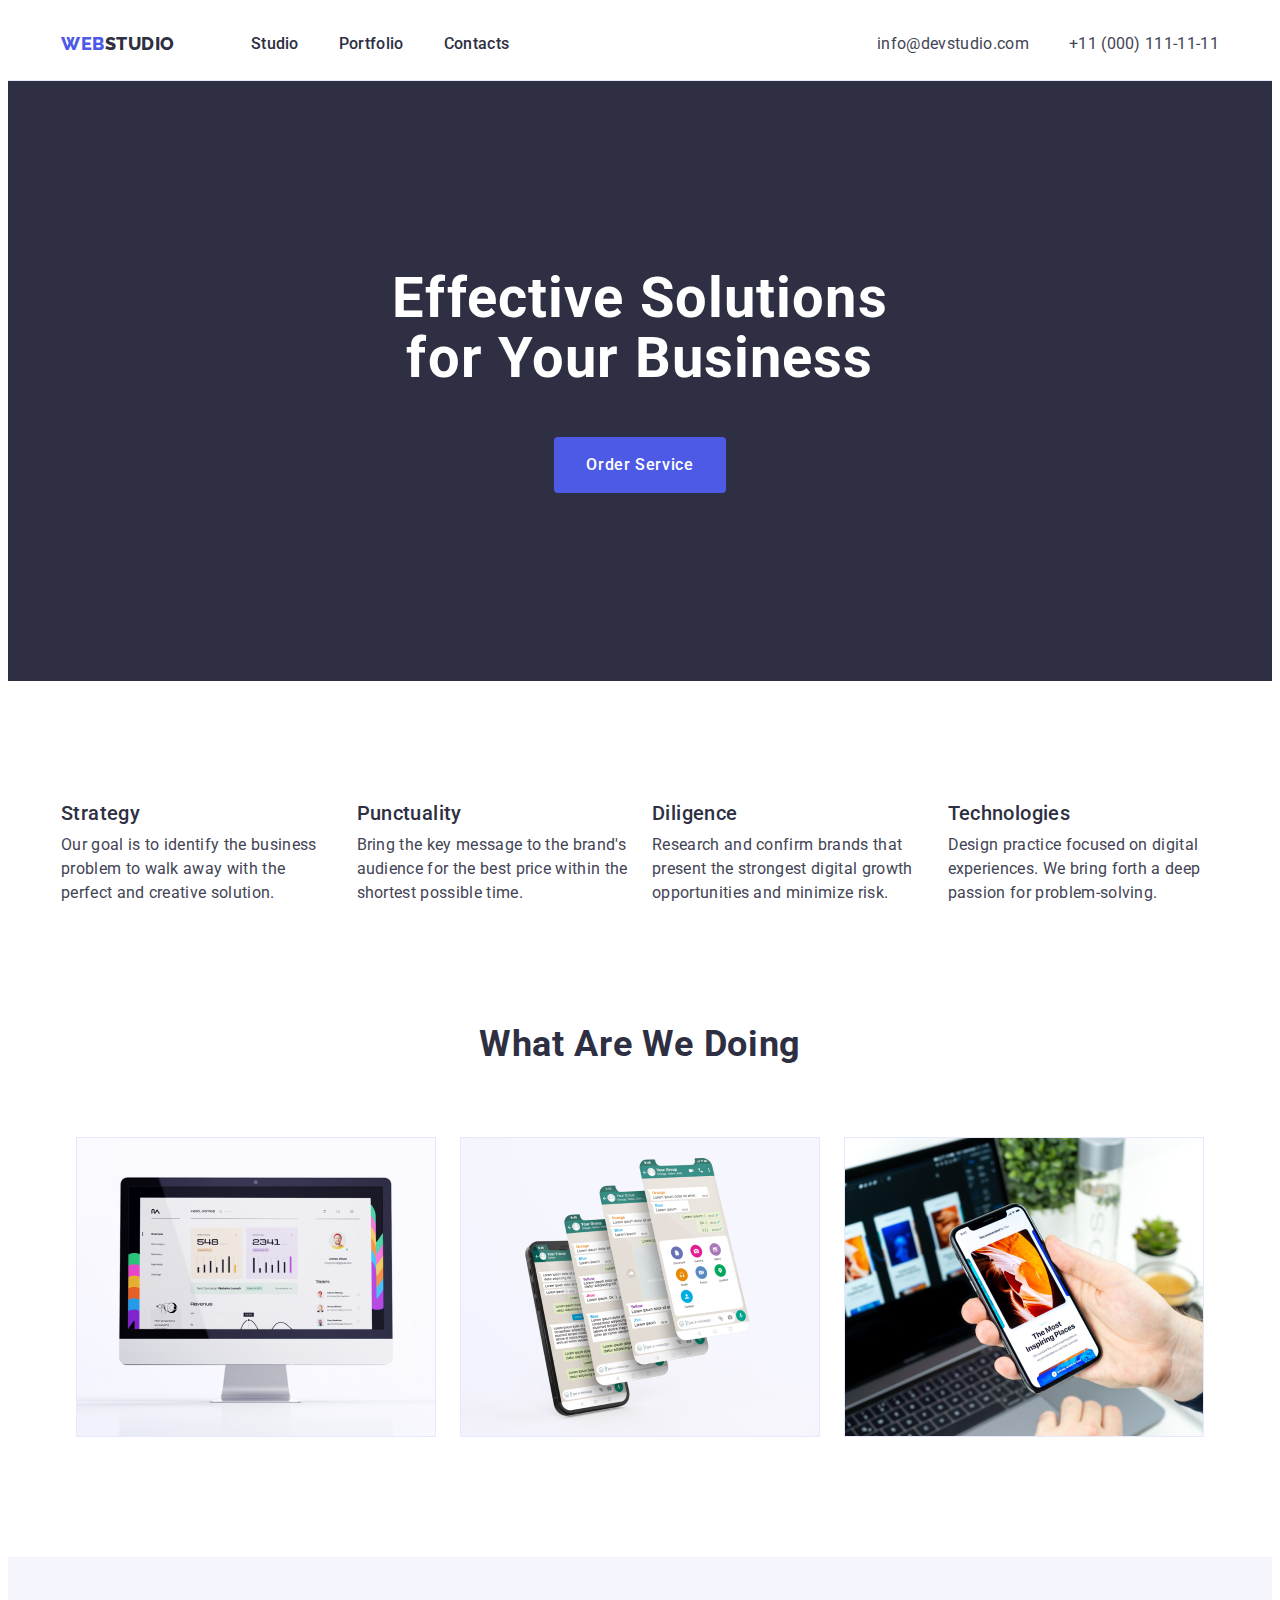
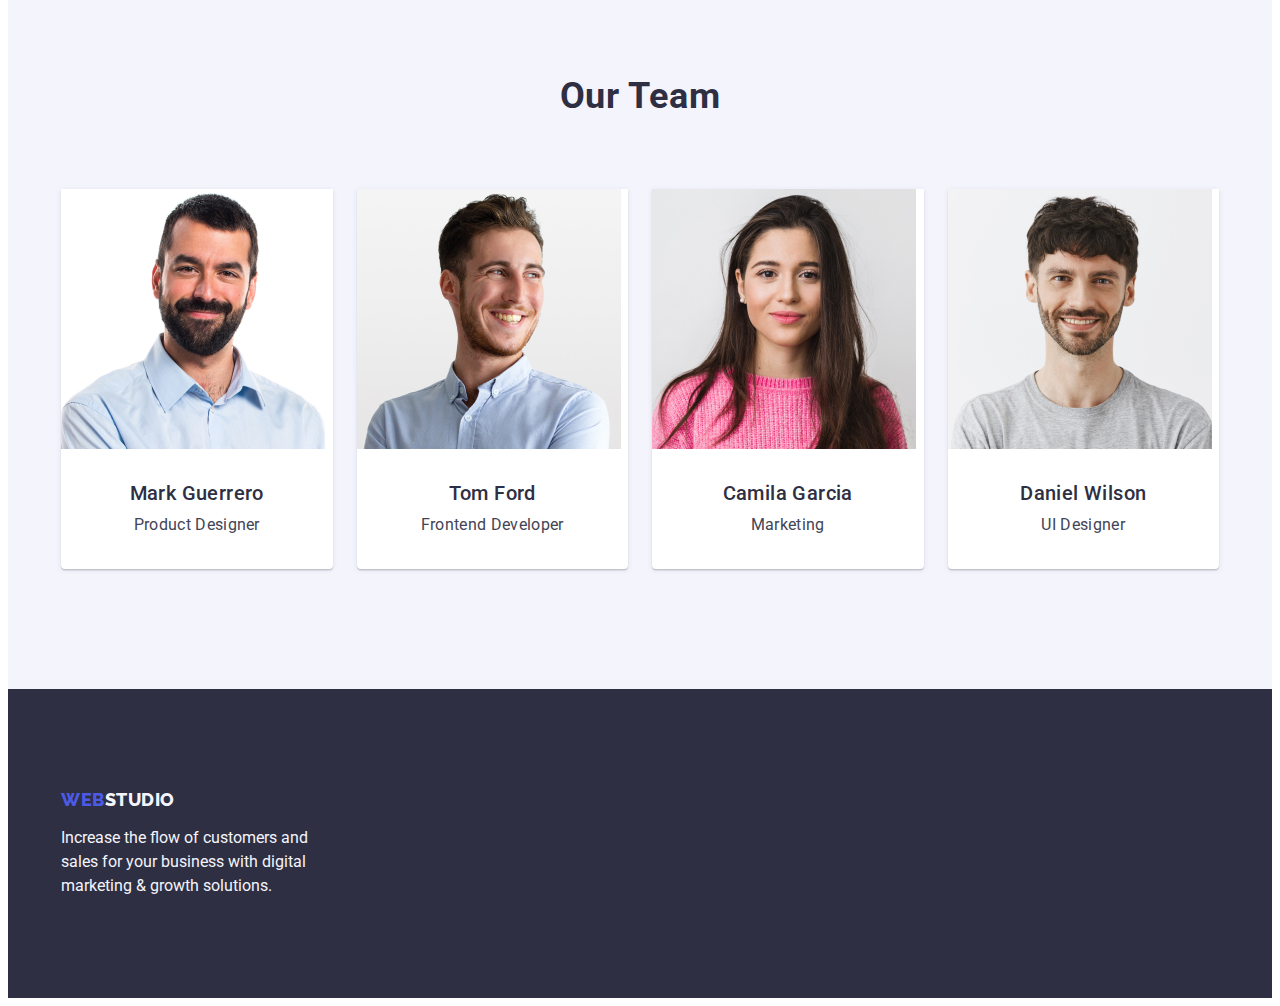
<file: index.html>
<!DOCTYPE html>
<html lang="en">
  <head>
    <meta charset="UTF-8" />
    <meta http-equiv="X-UA-Compatible" content="IE=edge" />
    <meta name="viewport" content="width=device-width, initial-scale=1.0" />
    <link rel="preconnect" href="https://fonts.googleapis.com" />
    <link rel="preconnect" href="https://fonts.gstatic.com" crossorigin />
    <link
      href="https://fonts.googleapis.com/css2?family=Raleway:wght@800&family=Roboto:wght@400;500;700&display=swap"
      rel="stylesheet"
    />
    <link
      rel="stylesheet"
      href="https://cdnjs.cloudflare.com/ajax/libs/modern-normalize/1.1.0/modern-normalize.min.css"
      integrity="sha512-wpPYUAdjBVSE4KJnH1VR1HeZfpl1ub8YT/NKx4PuQ5NmX2tKuGu6U/JRp5y+Y8XG2tV+wKQpNHVUX03MfMFn9Q=="
      crossorigin="anonymous"
      referrerpolicy="no-referrer"
    />
    <link rel="stylesheet" href="./css/style.css" />
    <title>Webstudio</title>
  </head>
  <body>
    <!--Header section-->
    <header class="header">
      <div class="header-container container">
        <nav class="nav">
          <a class="link-logo link" href="./index.html"
            >Web<span class="link-first">Studio</span></a
          >
          <ul class="header-nav-list">
            <li class="item">
              <a class="link nav-link" href="./index.html">Studio</a>
            </li>
            <li class="item">
              <a class="link nav-link" href="./portfolio.html">Portfolio</a>
            </li>
            <li class="item">
              <a class="link nav-link" href="">Contacts</a>
            </li>
          </ul>
        </nav>
        <address class="adress">
          <ul class="header-link link-list list">
            <li class="item">
              <a
                class="header-contact link-list link"
                href="mailto:info@devstudio.com"
                >info@devstudio.com</a
              >
            </li>
            <li class="item">
              <a class="link-list link" href="tel:+110001111111"
                >+11 (000) 111-11-11</a
              >
            </li>
          </ul>
        </address>
      </div>
    </header>
    <main>
      <!--Hero section-->
      <section class="hero-section">
        <div class="container hero-container">
          <h1 class="main-title">Effective Solutions for Your Business</h1>
          <button class="main-btn btn" type="button">Order Service</button>
        </div>
      </section>
      <!--Feature section-->
      <section class="feature-section">
        <div class="container">
          <h2 class="visually-hidden">Peculiarity</h2>
          <ul class="feature-list feature-block list">
            <li class="feature-item">
              <h3 class="title">Strategy</h3>
              <p class="desc">
                Our goal is to identify the business problem to walk away with
                the perfect and creative solution.
              </p>
            </li>
            <li class="feature-item">
              <h3 class="title">Punctuality</h3>
              <p class="desc">
                Bring the key message to the brand's audience for the best price
                within the shortest possible time.
              </p>
            </li>
            <li class="feature-item">
              <h3 class="title">Diligence</h3>
              <p class="desc">
                Research and confirm brands that present the strongest digital
                growth opportunities and minimize risk.
              </p>
            </li>
            <li class="feature-item">
              <h3 class="title">Technologies</h3>
              <p class="desc">
                Design practice focused on digital experiences. We bring forth a
                deep passion for problem-solving.
              </p>
            </li>
          </ul>
        </div>
      </section>
      <!--Actions section-->
      <section class="actions-section">
        <div class="container">
          <h2 class="section-title title-name">What are we doing</h2>
          <ul class="actions-list list">
            <li class="actions-item">
              <img
                class="actions-img"
                src="./images/WhatAreWeDoing/monitor.jpg"
                alt="monitor"
                width="360"
              />
            </li>
            <li class="actions-item">
              <img
                class="actions-img"
                src="./images/WhatAreWeDoing/phone.jpg"
                alt="phone"
                width="360"
              />
            </li>
            <li class="actions-item">
              <img
                class="actions-img"
                src="./images/WhatAreWeDoing/laptop.jpg"
                alt="laptop"
                width="360"
              />
            </li>
          </ul>
        </div>
      </section>
      <!--Team section-->
      <section class="team-section">
        <div class="container">
          <h2 class="team-title">Our Team</h2>
          <ul class="command-list list">
            <li class="command-item">
              <img
                class="command-img"
                src="./images/Team/Img1.jpg"
                alt="Mark Guerrero"
                width="264"
                height="260"
              />
              <div class="name-prof-title">
                <h3 class="command-title">Mark Guerrero</h3>
                <p class="desc">Product Designer</p>
              </div>
            </li>
            <li class="command-item">
              <img
                class="command-img"
                src="./images/Team/Img2.jpg"
                alt="Tom Ford"
                width="264"
                height="260"
              />
              <div class="name-prof-title">
                <h3 class="command-title">Tom Ford</h3>
                <p class="desc">Frontend Developer</p>
              </div>
            </li>
            <li class="command-item">
              <img
                class="command-img"
                src="./images/Team/Img3.jpg"
                alt="Camila Garcia"
                width="264"
                height="260"
              />
              <div class="name-prof-title">
                <h3 class="command-title">Camila Garcia</h3>
                <p class="desc">Marketing</p>
              </div>
            </li>
            <li class="command-item">
              <img
                class="command-img"
                src="./images/Team/Img4.jpg"
                alt="Daniel Wilson"
                width="264"
                height="260"
              />
              <div class="name-prof-title">
                <h3 class="command-title">Daniel Wilson</h3>
                <p class="desc">UI Designer</p>
              </div>
            </li>
          </ul>
        </div>
      </section>
    </main>
    <!--Footer-->
    <footer class="footer">
      <div class="container container-footer">
        <a class="link link-logo-footer" href="./index.html"
          >Web<span class="logo-second">Studio</span></a
        >
        <p class="text">
          Increase the flow of customers and sales for your business with
          digital marketing &amp; growth solutions.
        </p>
      </div>
    </footer>
  </body>
</html>
</file>
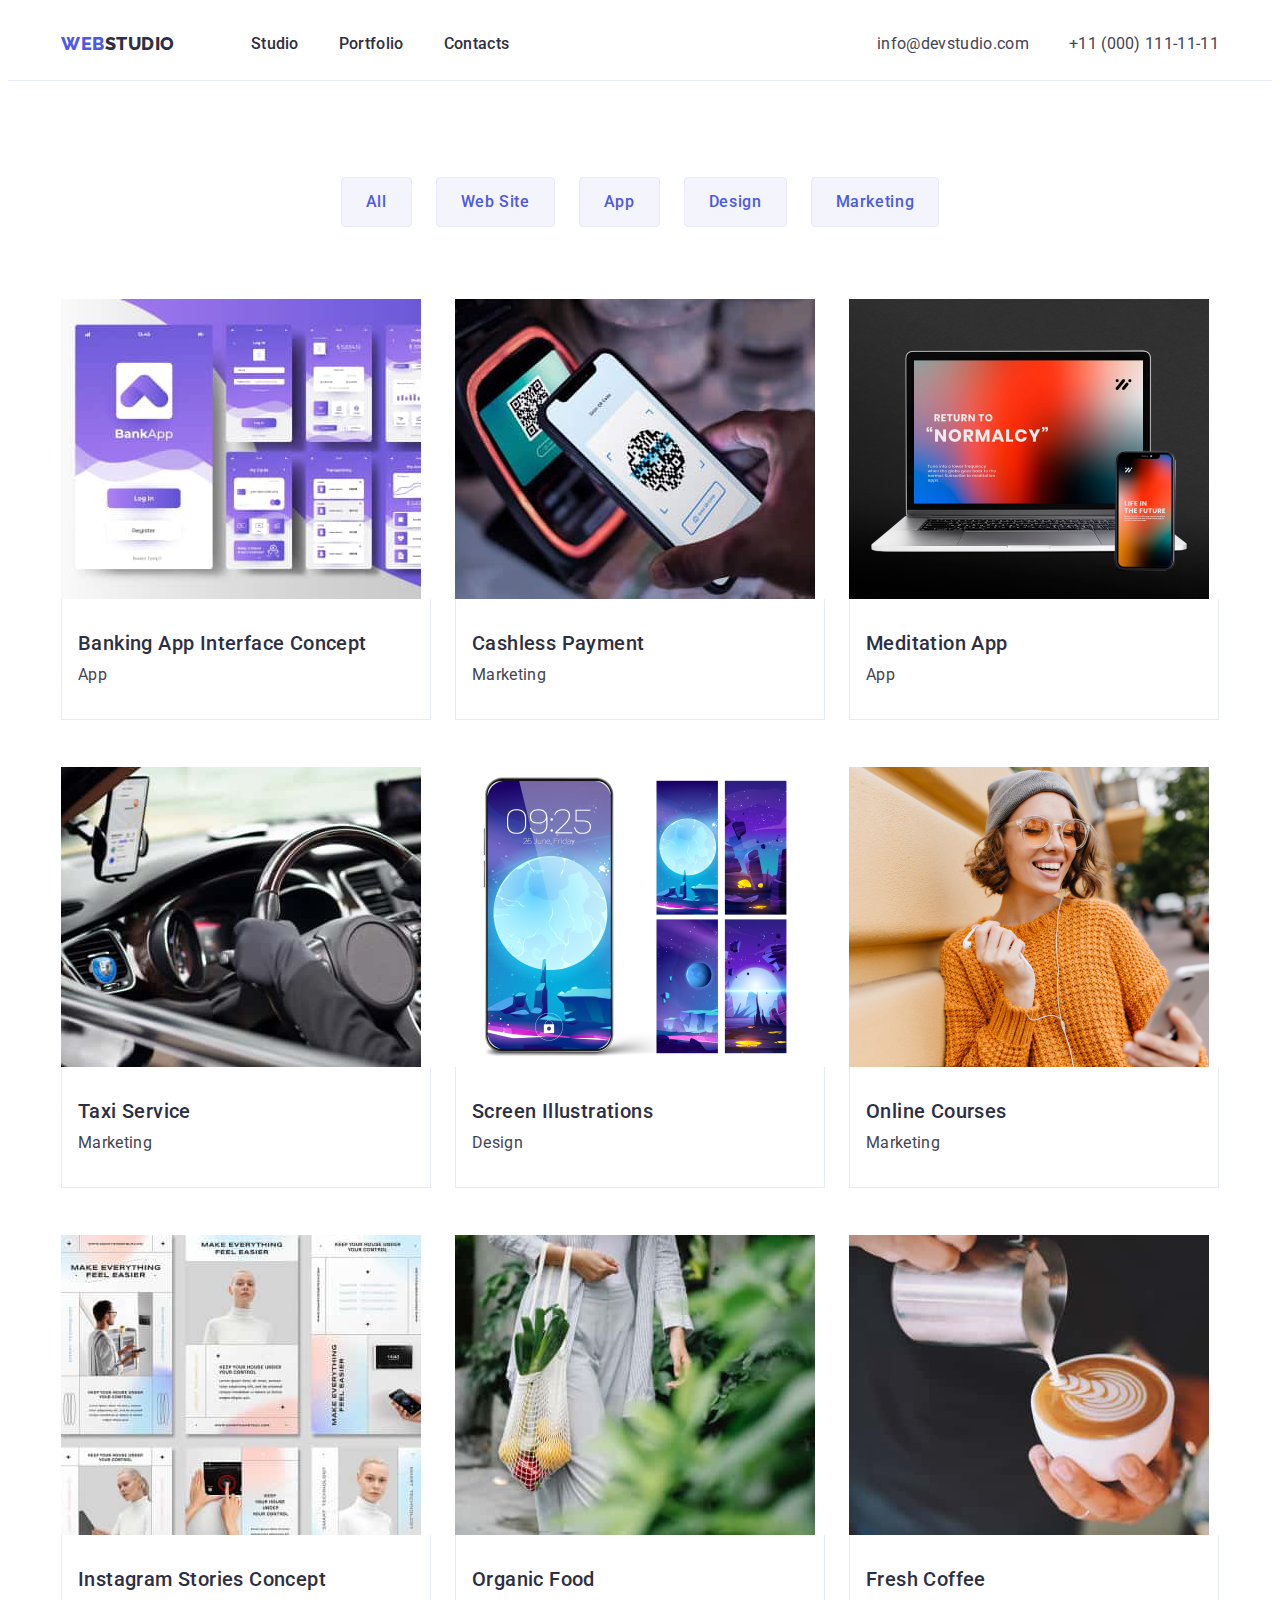
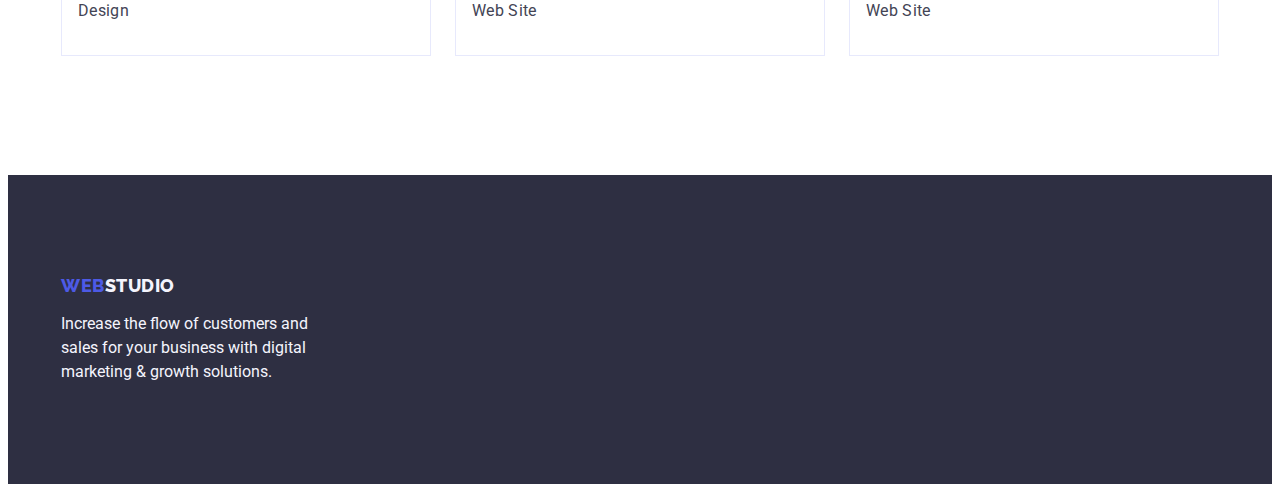
<file: portfolio.html>
<!DOCTYPE html>
<html lang="en">
  <head>
    <meta charset="UTF-8" />
    <meta http-equiv="X-UA-Compatible" content="IE=edge" />
    <meta name="viewport" content="width=device-width, initial-scale=1.0" />
    <!-- Fonts styles -->
    <link rel="preconnect" href="https://fonts.googleapis.com" />
    <link rel="preconnect" href="https://fonts.gstatic.com" crossorigin />
    <link
      href="https://fonts.googleapis.com/css2?family=Raleway:wght@800&family=Roboto:wght@400;500;700&display=swap"
      rel="stylesheet"
    />
    <!-- Custom styles -->
    <link
      rel="stylesheet"
      href="https://cdnjs.cloudflare.com/ajax/libs/modern-normalize/1.1.0/modern-normalize.min.css"
      integrity="sha512-wpPYUAdjBVSE4KJnH1VR1HeZfpl1ub8YT/NKx4PuQ5NmX2tKuGu6U/JRp5y+Y8XG2tV+wKQpNHVUX03MfMFn9Q=="
      crossorigin="anonymous"
      referrerpolicy="no-referrer"
    />
    <link rel="stylesheet" href="./css/style.css" />
    <title>Portfolio</title>
  </head>
  <body>
    <!--Header section-->
    <header class="header">
      <div class="header-container container">
        <nav class="nav">
          <a class="link-logo link" href="./index.html"
            >Web<span class="link-first">Studio</span></a
          >
          <ul class="header-nav-list">
            <li class="item">
              <a class="link nav-link" href="./index.html">Studio</a>
            </li>
            <li class="item">
              <a class="link nav-link" href="./portfolio.html">Portfolio</a>
            </li>
            <li class="item">
              <a class="link nav-link" href="">Contacts</a>
            </li>
          </ul>
        </nav>
        <address class="adress">
          <ul class="header-link link-list list">
            <li class="item">
              <a
                class="header-contact link-list link"
                href="mailto:info@devstudio.com"
                >info@devstudio.com</a
              >
            </li>
            <li class="item">
              <a class="link-list link" href="tel:+110001111111"
                >+11 (000) 111-11-11</a
              >
            </li>
          </ul>
        </address>
      </div>
    </header>
    <main class="main-section">
      <!-- About section -->
        <section class="navigator-section">
          <div class="container">
          <!-- Button -->
            <h1 class="visually-hidden">Portfolio</h1>
              <ul class="navigator-list list">
                <li class="navigator-item">
                  <button class="navigator-btn" type="button">All</button>
                </li>
                <li class="navigator-item">
                  <button class="navigator-btn" type="button">Web Site</button>
                </li>
                <li class="navigator-item">
                  <button class="navigator-btn" type="button">App</button>
                </li>
                <li class="navigator-item">
                  <button class="navigator-btn" type="button">Design</button>
                </li>
                <li class="navigator-item">
                  <button class="navigator-btn" type="button">Marketing</button>
                </li>
              </ul>
              <ul class="poster-list list">
                <li class="poster-item item">
                  <a class="link-cabinet link" href="">
                    <img class="logo-img"
                      src="./images/portfolio/cabinet.jpg"
                      alt="bank cabinet"
                      width="360"
                      height="300"
                    />
                    <div class="poster-card">
                      <h2 class="poster-subtitle">Banking App Interface Concept</h2>
                      <p class="poster-position">App</p>
                    </div>
                  </a>
                </li>
                <li class="poster-item item">
                  <a class="link-cash link" href="">
                    <img class="logo-img"
                      src="./images/portfolio/cash.jpg"
                      alt="cashless payment"
                      width="360"
                      height="300"
                    />
                    <div class="poster-card">
                      <h2 class="poster-subtitle">Cashless Payment</h2>
                      <p class="poster-position">Marketing</p>
                    </div>
                  </a>
                </li>
                <li class="poster-item item">
                  <a class="link-meditation link" href="">
                    <img class="logo-img"
                      src="./images/portfolio/meditation.jpg"
                      alt="laptop and phone"
                      width="360"
                      height="300"
                    />
                    <div class="poster-card">
                      <h2 class="poster-subtitle">Meditation App</h2>
                      <p class="poster-position">App</p>
                    </div>
                  </a>
                </li>
                <li class="poster-item item">
                  <a class="link-taxi link" href="">
                    <img class="logo-img"
                      src="./images/portfolio/taxi.jpg"
                      alt="taxi"
                      width="360"
                      height="300"
                    />
                    <div class="poster-card">
                      <h2 class="poster-subtitle">Taxi Service</h2>
                      <p class="poster-position">Marketing</p>
                    </div>
                  </a>
                </li>
                <li class="poster-item item">
                  <a class="link-screen link" href="">
                    <img class="logo-img"
                      src="./images/portfolio/screen.jpg"
                      alt="screenshot"
                      width="360"
                      height="300"
                    />
                    <div class="poster-card">
                      <h2 class="poster-subtitle">Screen Illustrations</h2>
                      <p class="poster-position">Design</p>
                    </div>
                  </a>
                </li>
                <li class="poster-item item">
                  <a class="link-girl link" href="">
                    <img class="logo-img"
                      src="./images/portfolio/girl.jpg"
                      alt="girl with phone"
                      width="360"
                      height="300"
                    />
                    <div class="poster-card">
                      <h2 class="poster-subtitle">Online Courses</h2>
                      <p class="poster-position">Marketing</p>
                    </div>
                  </a>
                </li>
                <li class="poster-item item">
                  <a class="link-instagram link" href="">
                    <img class="logo-img"
                      src="./images/portfolio/instagram.jpg"
                      alt="instagram stories"
                      width="360"
                      height="300"
                    />
                    <div class="poster-card">
                      <h2 class="poster-subtitle">Instagram Stories Concept</h2>
                      <p class="poster-position">Design</p>
                    </div>
                  </a>
                </li>
                <li class="poster-item item">
                  <a class="link-food link" href="">
                    <img class="logo-img"
                      src="./images/portfolio/food.jpg"
                      alt="organic food"
                      width="360"
                      height="300"
                    />
                    <div class="poster-card">
                      <h2 class="poster-subtitle">Organic Food</h2>
                      <p class="poster-position">Web Site</p>
                    </div>
                  </a>
                </li>
                <li class="poster-item item">
                  <a class="link-coffee link" href="">
                    <img class="logo-img"
                      src="./images/portfolio/coffee.jpg"
                      alt="coffee cup"
                      width="360"
                      height="300"
                    />
                    <div class="poster-card">
                      <h2 class="poster-subtitle">Fresh Coffee</h2>
                      <p class="poster-position">Web Site</p>
                    </div>
                  </a>
                </li>
              </ul>
          </div>
        </section>
    </main>
    <!--Footer-->
    <footer class="footer">
      <div class="container container-footer">
        <a class="link link-logo-footer" href="./index.html"
          >Web<span class="logo-second">Studio</span></a
        >
        <p class="text">
          Increase the flow of customers and sales for your business with
          digital marketing &amp; growth solutions.
        </p>
      </div>
    </footer>
  </body>
</html>
</file>
<file: css/style.css>
:root {
  /* Color */
  --secondary-txt-cl: #434455;
  --main-txt-cl: #2e2f42;
  --logo-txt-cl: #4d5ae5;
  --main-footer-cl: #f4f4fd;
  --header-cl: #ffffff;
  --btn-f-bg: #404bbf;

  /* Fonts */
  --primary-font: Roboto, sans-serif;
  --secondaty-font: Raleway, sans-serif;

  /* Others */
}
ul {
  padding: 0;
  margin: 0;
}

/* Header */

.header {
  background: var(--header-cl);
  border-bottom: 1px solid #e7e9fc;
}

.header-container {
  display: flex;
  align-items: center;
}

.header-contact {
  
}

.list {
  list-style: none;
  color: var(--main-txt-cl);
  display: flex;
}

body {
  font-family: var(--primary-font);
  font-size: 16px;
  color: var(--secondary-txt-cl);
  background-color: var(--header-cl);
}

.link {
  text-decoration: none;
}

.nav {
  display: flex;
  align-items: center;
}

.header-nav-list {
  list-style: none;
  display: flex;
  gap: 40px;
}

.header-nav-list,
.header-link,
.link-logo {
  padding: 0;
  margin: 0;
}

.header-link {
  gap: 40px;
}

.link-logo {
  margin-right: 76px;
}

/* Reset */
h1,
h2,
h3,
h4,
h5,
h6,
p {
  margin: 0;
}

img {
  display: block;
  max-width: 100%;
  height: auto;
}

.button {
  cursor: pointer;
}

.container {
  width: 1158px;
  padding: 0 15px;
  margin: 0 auto;

  /* outline: 2px solid red; */
  outline-offset: -2px;
}

.nav-link {
  font-weight: 500;
  font-size: 16px;
  line-height: 1.5;
  letter-spacing: 0.02em;
  color: var(--main-txt-cl);
  display: block;
  padding: 24px 0;
}

.item:hover,
.item:focus {
  color: var(--secondary-txt-cl);
}

.item {
  color: var(--secondary-txt-cl);
  gap: 40px;
}

.section {
  font-weight: 700;
  font-size: 36px;
  line-height: 1.11;
  letter-spacing: 0.02em;
  color: var(--main-txt-cl);
}

.adress {
  font-style: normal;
  line-height: 1.5;
  letter-spacing: 0.02em;
  color: var(--secondary-txt-cl);
  text-decoration: none;
  margin-left: auto;
  gap: 40px;
}

/* Logo webstudio */
/* top line */

.link-logo,
.link-logo-footer {
  font-family: var(--secondaty-font);
  font-weight: 800;
  font-size: 18px;
  line-height: 1.17;
  align-items: center;
  letter-spacing: 0.03em;
  text-transform: uppercase;
  color: var(--logo-txt-cl);
  text-decoration: none;
  display: inline-block;
}

.link-logo-footer {
  margin-bottom: 16px;
}

.link-first {
  color: var(--main-txt-cl);
}

.link-list {
  color: var(--secondary-txt-cl);
}

/* Main title */

.main-title {
  font-size: 56px;
  line-height: 1.07;
  text-align: center;
  letter-spacing: 0.02em;
  color: #ffffff;
  max-width: 496px;
  margin: 0 auto;
  margin-bottom: 48px;
}

.hero-section {
  background: var(--main-txt-cl);
  padding: 188px 0;
}

.btn {
  font-family: var(--primary-font);
  font-weight: 500;
  font-size: 16px;

  min-width: 169px;
  min-height: 56px;
  padding: 16px 32px;

  border-radius: 4px;

  line-height: 1.5;
  letter-spacing: 0.04em;
  color: var(--header-cl);
  background: var(--logo-txt-cl);
  cursor: pointer;

  margin-bottom: 188px;
}

.main-btn {
  display: block;
  margin: 0 auto;
  height: 56px;
  border: none;
}

.btn:hover,
.btn:focus {
  background-color: var(--btn-f-bg);
}

.link-list:hover,
.link-list:focus {
  color: var(--btn-f-bg);
}

.nav-link:hover,
.nav-link:focus {
  color: var(--btn-f-bg);
}

.title,
.poster-subtitle {
  font-weight: 500;
  font-size: 20px;
  line-height: 1.2;
  letter-spacing: 0.02em;
  color: var(--main-txt-cl);
  margin-bottom: 8px;
  /* margin-left: 16px; */
  font-family: var(--primary-font);
  text-decoration: none;
  font-style: normal;
  
}


.desc {
  font-weight: 400;
  font-size: 16px;
  line-height: 1.5;
  letter-spacing: 0.02em;
  color: var(--secondary-txt-cl);
  margin-top: 0;
}

/* Action section */

.actions-section {
  background: var(--header-cl);
  padding-bottom: 120px;
}

.actions-img {
}

/* Team section */
.team-section {
  background: var(--main-footer-cl);
  padding: 120px 0;
}

.team-title {
  margin-bottom: 72px;
  font-size: 36px;
  line-height: 1.11;
  letter-spacing: 0.02em;
  color: var(--main-txt-cl);
  text-decoration: none;
  text-align: center;
  text-transform: capitalize;
  background: var(--main-footer-cl);
}

.command-item {
  background-color: var(--header-cl);
  text-align: center;
  box-shadow: 0px 1px 6px rgba(46, 47, 66, 0.08),
    0px 1px 1px rgba(46, 47, 66, 0.16), 0px 2px 1px rgba(46, 47, 66, 0.08);
  border-radius: 0px 0px 4px 4px;
  width: calc((100% - 72px) / 4);
}

.command-img {
}

.command-title {
  font-size: 20px;
  line-height: 24px;
  letter-spacing: 0.02em;
  font-weight: 500;
  margin-bottom: 8px;
}

.name-prof-title {
  padding: 32px 16px;
}

/* Feature section */
.feature-section {
  background: var(--header-cl);
  padding: 120px 0;
}

.feature-list {
}

.feature-item {
  width:calc((100% - 72px) / 4)
}

.feature-block {
  /* margin-bottom: 8px; */
  justify-content: center;
  gap: 24px;
}

.section-title {
  font-size: 36px;
  line-height: 1.11;
  text-align: center;
  letter-spacing: 0.02em;
  text-transform: capitalize;
  color: var(--main-txt-cl);
}

.title-name {
  margin-top: 0;
  margin-bottom: 72px;
}

/* Footer */
.logo-second {
  font-family: var(--secondaty-font);
  font-weight: 800;
  font-size: 18px;
  line-height: 1.17;
  letter-spacing: 0.03em;
  text-transform: uppercase;
  color: var(--main-footer-cl);
}

.footer {
  background: var(--main-txt-cl);
  padding: 100px 0;
}

.text {
  width: 264px;
  font-weight: 400;
  font-size: 16px;
  line-height: 1.5;
  color: var(--main-footer-cl);
}

/* ----Portfolio---- */

/* Navigator section */

/* .poster-subtitle {
  margin-bottom: 8px;
  font-family: var(--primary-font);
  font-style: normal;
  font-weight: 500;
  font-size: 20px;
  line-height: 1.2;
  letter-spacing: 0.02em;
  color: var(--main-txt-cl);
} */

.navigator-btn {
  padding: 12px 24px;
  font-family: var(--primary-font);
  font-weight: 500;
  font-size: 16px;
  line-height: 1.5;
  letter-spacing: 0.04em;
  background: var(--main-footer-cl);
  color: var(--logo-txt-cl);
  cursor: pointer;
  border-radius: 4px;
  border: 1px solid #e7e9fc;
}

.navigator-section {
  padding: 96px 0 120px;  
}

.navigator-list {
  /* padding: 96px 0 120px; */
}

.navigator-btn:hover,
.navigator-btn:focus {
  background-color: var(--btn-f-bg);
  color: var(--header-cl);
  border: 1px solid transparent;
  border: 1px solid transparent;
}

.main {
  background-color: var(--header-cl);
}

/* .poster-subtitle {
  margin-left: 16px;
  font-family: var(--primary-font);
  font-weight: 500;
  font-size: 20px;
  line-height: 1.2;
  letter-spacing: 0.02em;
  color: var(--main-txt-cl);
  text-decoration: none;
} */

.poster-position {
  /* margin-left: 16px; */
  font-size: 16px;
  line-height: 1.5;
  letter-spacing: 0.02em;
  color: var(--secondary-txt-cl);
}

.poster-item {
  height: 420px;
  text-decoration: none;
  width: calc((100% - 48px) / 3);
}

.actions-list {
  display: flex;
  justify-content: center;
  gap: 24px;
}

.section {
  padding-bottom: 120px;
}

/* .hero-container {
  display: block;
  justify-content: center;
  align-items: center;
  padding: 188px 0;
} */

.command-list {
  display: flex;
  justify-content: center;
  gap: 24px;
}

.navigator-list {
  display: flex;
  justify-content: center;
  gap: 24px;
  margin-bottom: 72px;
}

.poster-list {
  display: flex;
  margin: 0;
  flex-wrap: wrap;
  gap: 24px;
  row-gap: 48px;
}

.logo-img {
}

.poster-card {
  padding: 32px 16px;
  border: 1px solid #e7e9fc;
  border-top: none;  
}

.visually-hidden {
  position: absolute;
  width: 1px;
  height: 1px;
  margin: -1px;
  border: 0;
  padding: 0;  
  white-space: nowrap;
  clip-path: inset(100%);
  clip: rect(0 0 0 0);
  overflow: hidden;
}
</file>
